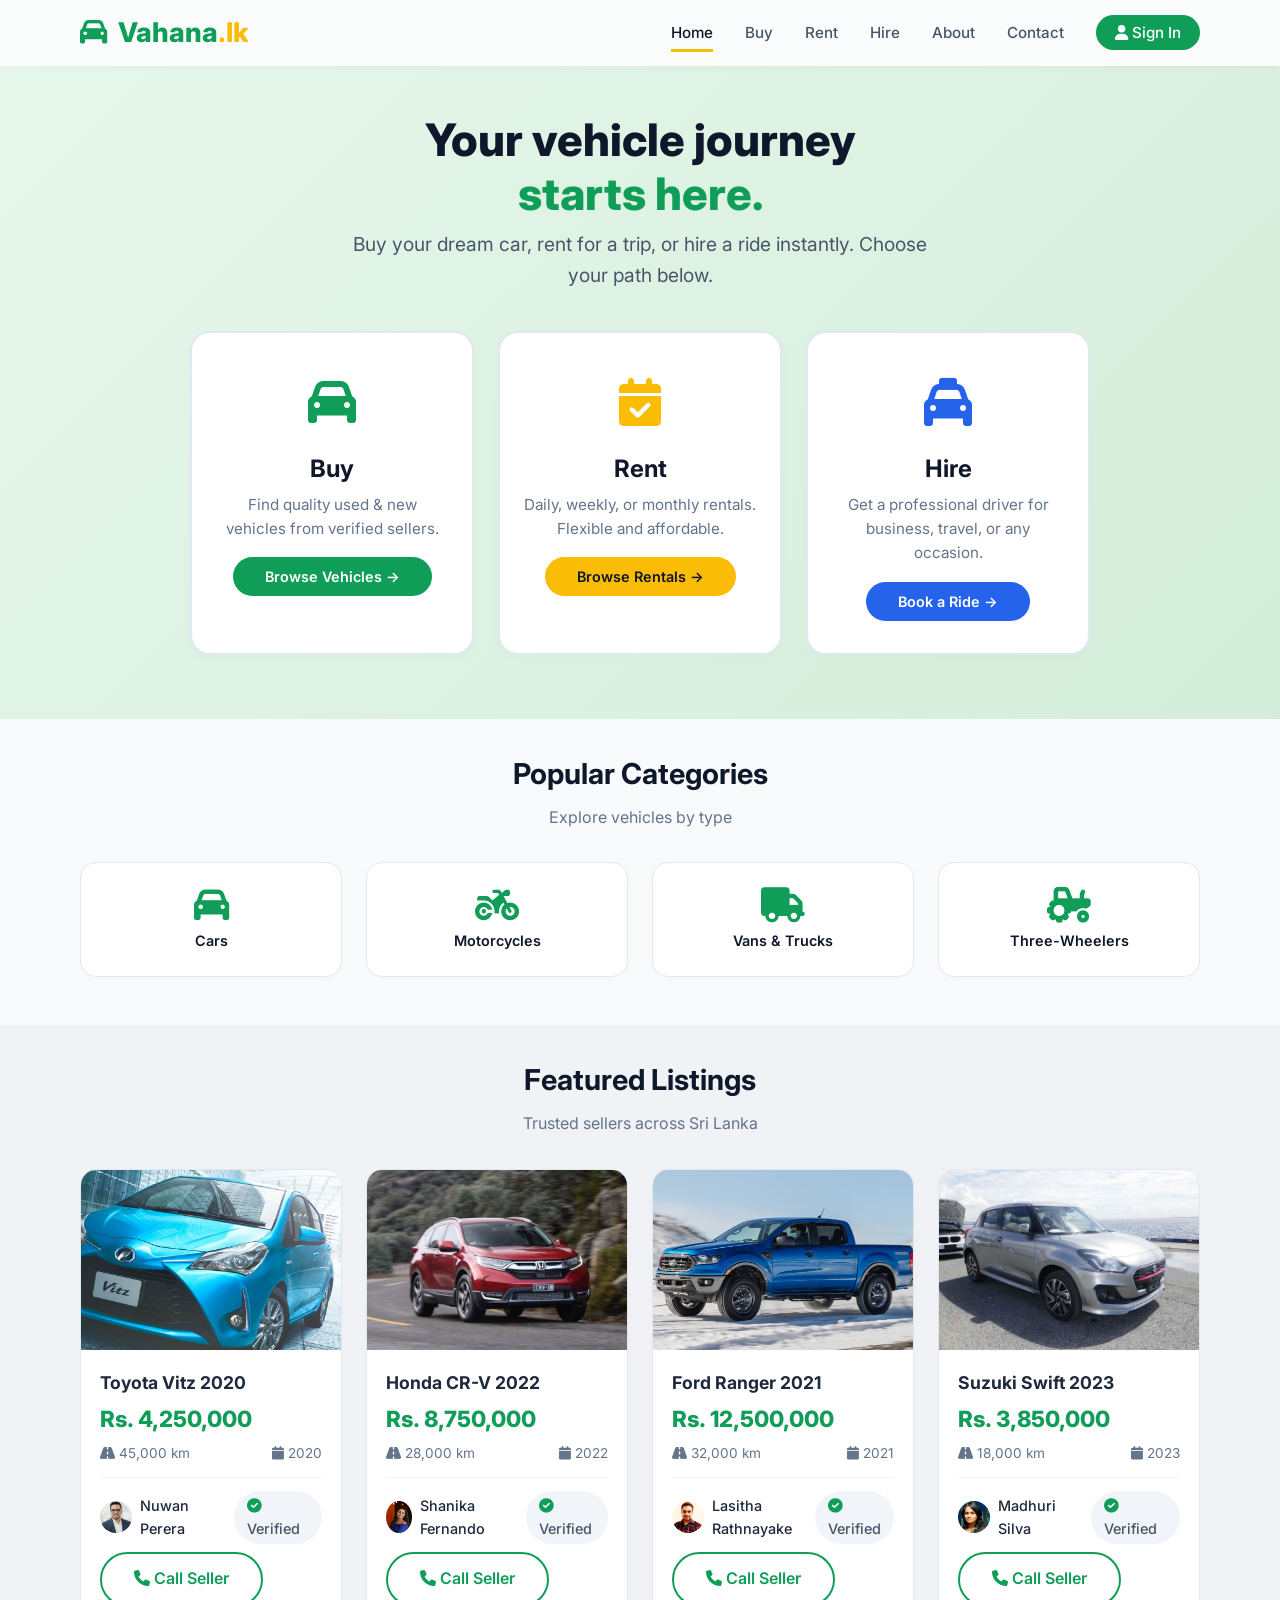
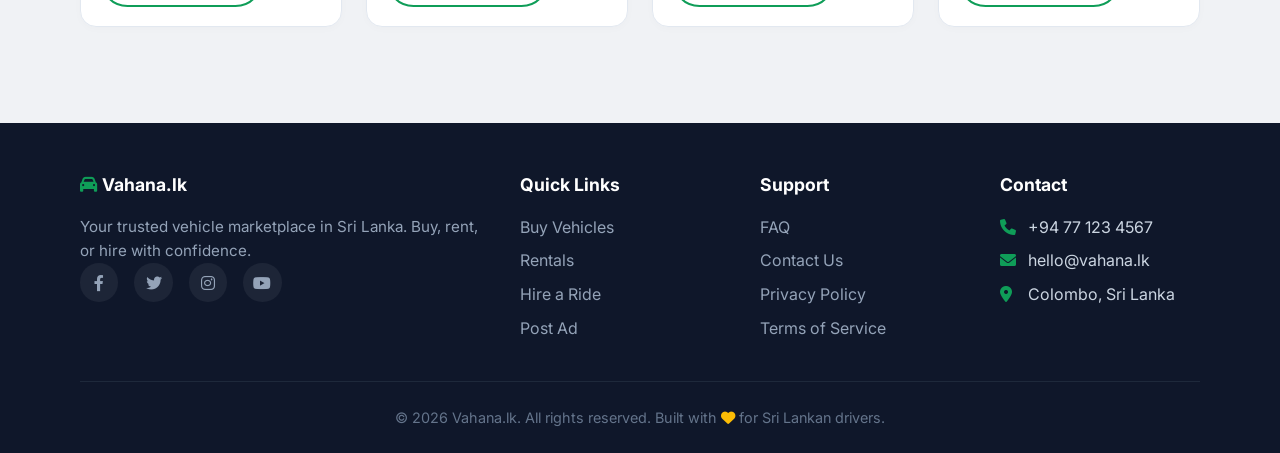
<file: index.html>
<!DOCTYPE html>
<html lang="en">
<head>
    <meta charset="UTF-8" />
    <meta name="viewport" content="width=device-width, initial-scale=1.0, maximum-scale=1.0, user-scalable=yes" />
    <title>Vahana.lk — Buy, Rent & Hire Vehicles in Sri Lanka</title>
    <link rel="preconnect" href="https://fonts.googleapis.com" />
    <link rel="preconnect" href="https://fonts.gstatic.com" crossorigin />
    <link href="https://fonts.googleapis.com/css2?family=Inter:opsz,wght@14..32,300;14..32,400;14..32,600;14..32,700;14..32,800&display=swap" rel="stylesheet" />
    <link rel="stylesheet" href="https://cdnjs.cloudflare.com/ajax/libs/font-awesome/6.0.0-beta3/css/all.min.css" />
    <link rel="stylesheet" href="css/style.css" />
</head>
<body>

<header class="site-header" id="siteHeader">
  <div class="container header-container">
    <!-- Logo (left) -->
    <div class="logo">
      <a href="index.html"><i class="fas fa-car"></i> Vahana<span>.lk</span></a>
    </div>

    <!-- Toggle button (right) – placed before nav for proper flex order -->
    <button class="nav-toggle" id="navToggle">
      <i class="fas fa-bars"></i>
    </button>

    <!-- Navigation drawer (slides in from right) -->
    <nav class="main-nav" id="mainNav">
      <!-- Drawer header with close button -->
      <div class="nav-drawer-header">
        <i class="fas fa-car"></i>
        <span class="logo-sm">Vahana<span>.lk</span></span>
        <div style="flex:1;"></div>
        <button class="nav-close" id="navClose">
          <i class="fas fa-times"></i>
        </button>
      </div>
      <!-- Navigation links -->
      <ul>
        <li><a href="index.html" class="active">Home</a></li>
        <li><a href="vehicles.html">Buy</a></li>
        <li><a href="rentals.html">Rent</a></li>
        <li><a href="hire.html">Hire</a></li>
        <li><a href="about.html">About</a></li>
        <li><a href="contact.html">Contact</a></li>
        <li><a href="#" class="nav-cta"><i class="fas fa-user"></i> Sign In</a></li>
      </ul>
    </nav>

    <!-- Overlay (hidden by default) -->
    <div class="nav-overlay" id="navOverlay"></div>
  </div>
</header>

    <section class="hero" style="padding: 3rem 0 4rem;">
        <div class="container hero-content">
            <h1 style="font-size: 2.8rem; font-weight: 800; color: #0f172a; margin-bottom: 0.5rem;">
                Your vehicle journey <br /><span style="color: #0f9d58;">starts here.</span>
            </h1>
            <p style="font-size: 1.2rem; color: #475569; max-width: 600px; margin: 0 auto 2.5rem;">
                Buy your dream car, rent for a trip, or hire a ride instantly.
                Choose your path below.
            </p>
            <div style="display: grid; grid-template-columns: repeat(3, 1fr); gap: 1.5rem; max-width: 900px; margin: 0 auto;">
                <a href="vehicles.html" style="background: #fff; padding: 2rem 1.5rem; border-radius: 20px; text-align: center; border: 2px solid #e2e8f0; transition: 0.3s; box-shadow: 0 4px 12px rgba(0,0,0,0.02); text-decoration: none; color: inherit; display: block;">
                    <div style="font-size: 3rem; color: #0f9d58; margin-bottom: 0.5rem;"><i class="fas fa-car"></i></div>
                    <h3 style="font-size: 1.5rem; font-weight: 700; color: #0f172a;">Buy</h3>
                    <p style="color: #64748b; font-size: 0.95rem; margin: 0.3rem 0 1rem;">Find quality used &amp; new vehicles from verified sellers.</p>
                    <span style="display: inline-block; background: #0f9d58; color: #fff; padding: 0.5rem 2rem; border-radius: 50px; font-weight: 600; font-size: 0.9rem;">Browse Vehicles →</span>
                </a>
                <a href="rentals.html" style="background: #fff; padding: 2rem 1.5rem; border-radius: 20px; text-align: center; border: 2px solid #e2e8f0; transition: 0.3s; box-shadow: 0 4px 12px rgba(0,0,0,0.02); text-decoration: none; color: inherit; display: block;">
                    <div style="font-size: 3rem; color: #fbbc05; margin-bottom: 0.5rem;"><i class="fas fa-calendar-check"></i></div>
                    <h3 style="font-size: 1.5rem; font-weight: 700; color: #0f172a;">Rent</h3>
                    <p style="color: #64748b; font-size: 0.95rem; margin: 0.3rem 0 1rem;">Daily, weekly, or monthly rentals. Flexible and affordable.</p>
                    <span style="display: inline-block; background: #fbbc05; color: #0f172a; padding: 0.5rem 2rem; border-radius: 50px; font-weight: 600; font-size: 0.9rem;">Browse Rentals →</span>
                </a>
                <a href="hire.html" style="background: #fff; padding: 2rem 1.5rem; border-radius: 20px; text-align: center; border: 2px solid #e2e8f0; transition: 0.3s; box-shadow: 0 4px 12px rgba(0,0,0,0.02); text-decoration: none; color: inherit; display: block;">
                    <div style="font-size: 3rem; color: #2563eb; margin-bottom: 0.5rem;"><i class="fas fa-taxi"></i></div>
                    <h3 style="font-size: 1.5rem; font-weight: 700; color: #0f172a;">Hire</h3>
                    <p style="color: #64748b; font-size: 0.95rem; margin: 0.3rem 0 1rem;">Get a professional driver for business, travel, or any occasion.</p>
                    <span style="display: inline-block; background: #2563eb; color: #fff; padding: 0.5rem 2rem; border-radius: 50px; font-weight: 600; font-size: 0.9rem;">Book a Ride →</span>
                </a>
            </div>
        </div>
    </section>

    <section class="categories" style="padding: 2rem 0 3rem; background: #f8fafc;">
        <div class="container">
            <h2 class="section-title">Popular Categories</h2>
            <p class="section-subtitle">Explore vehicles by type</p>
            <div class="category-grid">
                <div class="category-item"><i class="fas fa-car"></i><h4>Cars</h4></div>
                <div class="category-item"><i class="fas fa-motorcycle"></i><h4>Motorcycles</h4></div>
                <div class="category-item"><i class="fas fa-truck"></i><h4>Vans &amp; Trucks</h4></div>
                <div class="category-item"><i class="fas fa-tractor"></i><h4>Three-Wheelers</h4></div>
            </div>
        </div>
    </section>

    <section class="featured" style="padding: 2rem 0 4rem;">
        <div class="container">
            <h2 class="section-title">Featured Listings</h2>
            <p class="section-subtitle">Trusted sellers across Sri Lanka</p>
            <div class="listing-grid">
                <div class="listing-card">
                    <img src="img/toyotavista.jpg" alt="Toyota Vitz" />
                    <div class="listing-body">
                        <h3>Toyota Vitz 2020</h3>
                        <div class="price">Rs. 4,250,000</div>
                        <div class="meta"><span><i class="fas fa-road"></i> 45,000 km</span><span><i class="fas fa-calendar"></i> 2020</span></div>
                        <div class="seller">
                            <img src="img/nuwan.jpg" alt="seller" />
                            <span>Nuwan Perera</span>
                            <span class="badge"><i class="fas fa-check-circle" style="color:#0f9d58;"></i> Verified</span>
                        </div>
                        <a href="#" class="btn btn-outline-green" style="margin-top:0.5rem;"><i class="fas fa-phone"></i> Call Seller</a>
                    </div>
                </div>
                <div class="listing-card">
                    <img src="img/hondacrv2.jpg" alt="Honda CR-V" />
                    <div class="listing-body">
                        <h3>Honda CR-V 2022</h3>
                        <div class="price">Rs. 8,750,000</div>
                        <div class="meta"><span><i class="fas fa-road"></i> 28,000 km</span><span><i class="fas fa-calendar"></i> 2022</span></div>
                        <div class="seller">
                            <img src="img/shanika.jpg" alt="seller" />
                            <span>Shanika Fernando</span>
                            <span class="badge"><i class="fas fa-check-circle" style="color:#0f9d58;"></i> Verified</span>
                        </div>
                        <a href="#" class="btn btn-outline-green" style="margin-top:0.5rem;"><i class="fas fa-phone"></i> Call Seller</a>
                    </div>
                </div>
                <div class="listing-card">
                    <img src="img/fordranger.jpg" alt="Ford Ranger" />
                    <div class="listing-body">
                        <h3>Ford Ranger 2021</h3>
                        <div class="price">Rs. 12,500,000</div>
                        <div class="meta"><span><i class="fas fa-road"></i> 32,000 km</span><span><i class="fas fa-calendar"></i> 2021</span></div>
                        <div class="seller">
                            <img src="img/lasitha.jpg" alt="seller" />
                            <span>Lasitha Rathnayake</span>
                            <span class="badge"><i class="fas fa-check-circle" style="color:#0f9d58;"></i> Verified</span>
                        </div>
                        <a href="#" class="btn btn-outline-green" style="margin-top:0.5rem;"><i class="fas fa-phone"></i> Call Seller</a>
                    </div>
                </div>
                <div class="listing-card">
                    <img src="img/suzuki2.jpeg" alt="Suzuki Swift" />
                    <div class="listing-body">
                        <h3>Suzuki Swift 2023</h3>
                        <div class="price">Rs. 3,850,000</div>
                        <div class="meta"><span><i class="fas fa-road"></i> 18,000 km</span><span><i class="fas fa-calendar"></i> 2023</span></div>
                        <div class="seller">
                            <img src="img/maduri.webp" alt="seller" />
                            <span>Madhuri Silva</span>
                            <span class="badge"><i class="fas fa-check-circle" style="color:#0f9d58;"></i> Verified</span>
                        </div>
                        <a href="#" class="btn btn-outline-green" style="margin-top:0.5rem;"><i class="fas fa-phone"></i> Call Seller</a>
                    </div>
                </div>
            </div>
        </div>
    </section>

 

    <footer class="site-footer">
        <div class="container">
            <div class="footer-grid">
                <div class="footer-col">
                    <h4><i class="fas fa-car" style="color:#0f9d58;"></i> Vahana.lk</h4>
                    <p>Your trusted vehicle marketplace in Sri Lanka. Buy, rent, or hire with confidence.</p>
                    <div class="social-links">
                        <a href="#"><i class="fab fa-facebook-f"></i></a>
                        <a href="#"><i class="fab fa-twitter"></i></a>
                        <a href="#"><i class="fab fa-instagram"></i></a>
                        <a href="#"><i class="fab fa-youtube"></i></a>
                    </div>
                </div>
                <div class="footer-col">
                    <h4>Quick Links</h4>
                    <ul>
                        <li><a href="vehicles.html">Buy Vehicles</a></li>
                        <li><a href="rentals.html">Rentals</a></li>
                        <li><a href="hire.html">Hire a Ride</a></li>
                        <li><a href="#">Post Ad</a></li>
                    </ul>
                </div>
                <div class="footer-col">
                    <h4>Support</h4>
                    <ul>
                        <li><a href="#">FAQ</a></li>
                        <li><a href="contact.html">Contact Us</a></li>
                        <li><a href="#">Privacy Policy</a></li>
                        <li><a href="#">Terms of Service</a></li>
                    </ul>
                </div>
                <div class="footer-col">
                    <h4>Contact</h4>
                    <ul>
                        <li><i class="fas fa-phone" style="color:#0f9d58; width:1.5rem;"></i> +94 77 123 4567</li>
                        <li><i class="fas fa-envelope" style="color:#0f9d58; width:1.5rem;"></i> hello@vahana.lk</li>
                        <li><i class="fas fa-map-marker-alt" style="color:#0f9d58; width:1.5rem;"></i> Colombo, Sri Lanka</li>
                    </ul>
                </div>
            </div>
            <div class="footer-bottom">
                <p>&copy; 2026 Vahana.lk. All rights reserved. Built with <i class="fas fa-heart"></i> for Sri Lankan drivers.</p>
            </div>
        </div>
    </footer>

    <script src="js/script.js"></script>
</body>
</html>
</file>
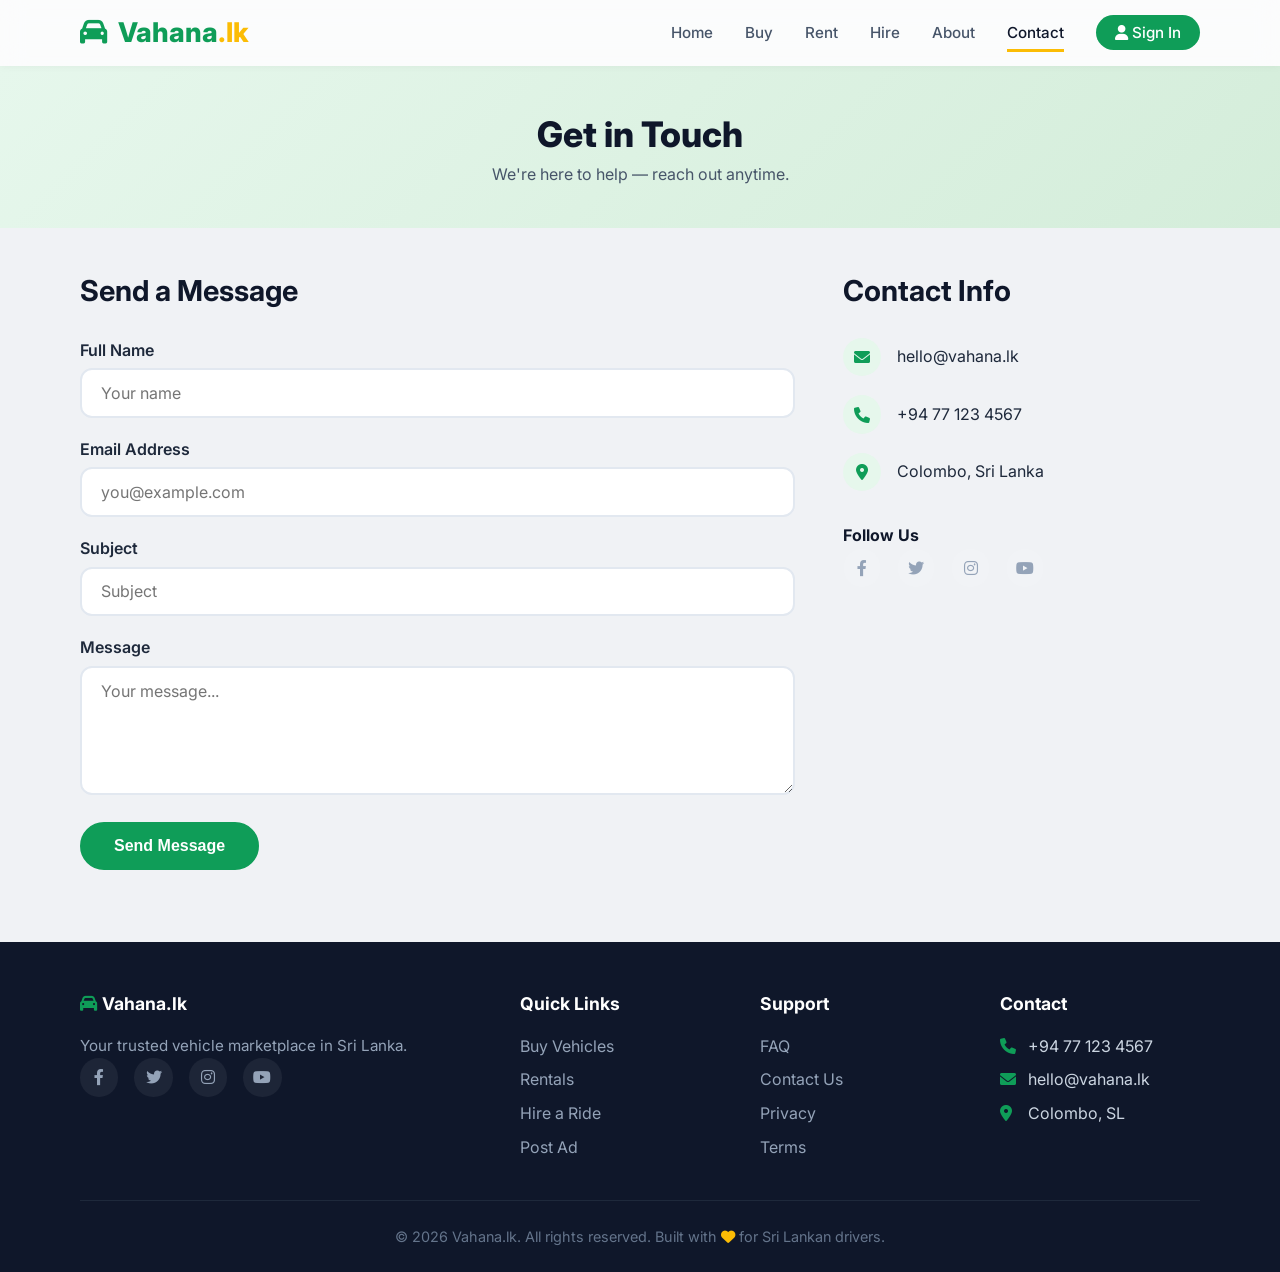
<file: contact.html>
<!DOCTYPE html>
<html lang="en">
<head>
    <meta charset="UTF-8" />
    <meta name="viewport" content="width=device-width, initial-scale=1.0, maximum-scale=1.0, user-scalable=yes" />
    <title>Contact — Vahana.lk</title>
    <link rel="preconnect" href="https://fonts.googleapis.com" />
    <link rel="preconnect" href="https://fonts.gstatic.com" crossorigin />
    <link href="https://fonts.googleapis.com/css2?family=Inter:opsz,wght@14..32,300;14..32,400;14..32,600;14..32,700;14..32,800&display=swap" rel="stylesheet" />
    <link rel="stylesheet" href="https://cdnjs.cloudflare.com/ajax/libs/font-awesome/6.0.0-beta3/css/all.min.css" />
    <link rel="stylesheet" href="css/style.css" />
</head>
<body>

    <header class="site-header" id="siteHeader">
        <div class="container header-container">
            <div class="logo"><a href="index.html"><i class="fas fa-car"></i> Vahana<span>.lk</span></a></div>
            <nav class="main-nav" id="mainNav">
                <ul>
                    <li><a href="index.html">Home</a></li>
                    <li><a href="vehicles.html">Buy</a></li>
                    <li><a href="rentals.html">Rent</a></li>
                    <li><a href="hire.html">Hire</a></li>
                    <li><a href="about.html">About</a></li>
                    <li><a href="contact.html" class="active">Contact</a></li>
                    <li><a href="#" class="nav-cta"><i class="fas fa-user"></i> Sign In</a></li>
                </ul>
            </nav>
            <button class="nav-toggle" id="navToggle"><i class="fas fa-bars"></i></button>
        </div>
    </header>

    <section class="page-hero">
        <div class="container">
            <h1>Get in Touch</h1>
            <p>We're here to help — reach out anytime.</p>
        </div>
    </section>

    <section class="contact-section">
        <div class="container">
            <div class="contact-grid">
                <div>
                    <h2 style="font-size:1.8rem; color:#0f172a; margin-bottom:1.5rem;">Send a Message</h2>
                    <form id="contactForm">
                        <div class="form-group">
                            <label for="name">Full Name</label>
                            <input type="text" id="name" placeholder="Your name" required />
                        </div>
                        <div class="form-group">
                            <label for="email">Email Address</label>
                            <input type="email" id="email" placeholder="you@example.com" required />
                        </div>
                        <div class="form-group">
                            <label for="subject">Subject</label>
                            <input type="text" id="subject" placeholder="Subject" required />
                        </div>
                        <div class="form-group">
                            <label for="message">Message</label>
                            <textarea id="message" rows="5" placeholder="Your message..." required></textarea>
                        </div>
                        <button type="submit" class="btn btn-primary">Send Message</button>
                        <div id="formFeedback" class="form-feedback"></div>
                    </form>
                </div>
                <div class="contact-info">
                    <h2>Contact Info</h2>
                    <div class="contact-detail">
                        <i class="fas fa-envelope"></i>
                        <span>hello@vahana.lk</span>
                    </div>
                    <div class="contact-detail">
                        <i class="fas fa-phone"></i>
                        <span>+94 77 123 4567</span>
                    </div>
                    <div class="contact-detail">
                        <i class="fas fa-map-marker-alt"></i>
                        <span>Colombo, Sri Lanka</span>
                    </div>
                    <div style="margin-top:2rem;">
                        <h4 style="color:#0f172a;">Follow Us</h4>
                        <div class="social-links" style="justify-content:flex-start;">
                            <a href="#"><i class="fab fa-facebook-f"></i></a>
                            <a href="#"><i class="fab fa-twitter"></i></a>
                            <a href="#"><i class="fab fa-instagram"></i></a>
                            <a href="#"><i class="fab fa-youtube"></i></a>
                        </div>
                    </div>
                </div>
            </div>
        </div>
    </section>

    <footer class="site-footer">
        <div class="container">
            <div class="footer-grid">
                <div class="footer-col"><h4><i class="fas fa-car" style="color:#0f9d58;"></i> Vahana.lk</h4><p>Your trusted vehicle marketplace in Sri Lanka.</p><div class="social-links"><a href="#"><i class="fab fa-facebook-f"></i></a><a href="#"><i class="fab fa-twitter"></i></a><a href="#"><i class="fab fa-instagram"></i></a><a href="#"><i class="fab fa-youtube"></i></a></div></div>
                <div class="footer-col"><h4>Quick Links</h4><ul><li><a href="vehicles.html">Buy Vehicles</a></li><li><a href="rentals.html">Rentals</a></li><li><a href="hire.html">Hire a Ride</a></li><li><a href="#">Post Ad</a></li></ul></div>
                <div class="footer-col"><h4>Support</h4><ul><li><a href="#">FAQ</a></li><li><a href="contact.html">Contact Us</a></li><li><a href="#">Privacy</a></li><li><a href="#">Terms</a></li></ul></div>
                <div class="footer-col"><h4>Contact</h4><ul><li><i class="fas fa-phone" style="color:#0f9d58;width:1.5rem;"></i> +94 77 123 4567</li><li><i class="fas fa-envelope" style="color:#0f9d58;width:1.5rem;"></i> hello@vahana.lk</li><li><i class="fas fa-map-marker-alt" style="color:#0f9d58;width:1.5rem;"></i> Colombo, SL</li></ul></div>
            </div>
            <div class="footer-bottom"><p>&copy; 2026 Vahana.lk. All rights reserved. Built with <i class="fas fa-heart"></i> for Sri Lankan drivers.</p></div>
        </div>
    </footer>

    <script src="js/script.js"></script>
</body>
</html>
</file>
<file: css/style.css>
*{margin:0;padding:0;box-sizing:border-box}
body{font-family:'Inter',sans-serif;background:#f0f2f5;color:#1e293b;line-height:1.6}
a{text-decoration:none;color:inherit}
ul{list-style:none}
img{max-width:100%;display:block}
.container{width:90%;max-width:1200px;margin:0 auto;padding:0 1rem}
:root{--green:#0f9d58;--gold:#fbbc05;--blue:#2563eb;--dark:#0f172a;--gray:#475569;--light-gray:#94a3b8;--border:#e2e8f0;--bg-light:#f8fafc;--shadow:0 2px 8px rgba(0,0,0,.02)}
.btn{display:inline-block;padding:.8rem 2rem;border-radius:50px;font-weight:600;font-size:1rem;transition:.3s;cursor:pointer;border:2px solid transparent;text-align:center}
.btn-primary{background:var(--green);color:#fff;border-color:var(--green)}
.btn-primary:hover{background:#0b7e46;border-color:#0b7e46;transform:translateY(-2px);box-shadow:0 8px 20px rgba(15,157,88,.3)}
.btn-secondary{background:transparent;color:#1e293b;border-color:var(--light-gray)}
.btn-secondary:hover{background:#f1f5f9;border-color:#64748b}
.btn-accent{background:var(--gold);color:#1e293b;border-color:var(--gold)}
.btn-accent:hover{background:#e5a800;border-color:#e5a800;transform:translateY(-2px)}
.btn-outline-green{background:transparent;color:var(--green);border:2px solid var(--green)}
.btn-outline-green:hover{background:var(--green);color:#fff}
.site-header{background:rgba(255,255,255,.72);backdrop-filter:blur(12px);-webkit-backdrop-filter:blur(12px);box-shadow:0 1px 8px rgba(0,0,0,.04);padding:.7rem 0;position:sticky;top:0;z-index:100;transition:background .35s,box-shadow .35s}
.site-header.scrolled{background:rgba(255,255,255,.92);backdrop-filter:blur(16px);-webkit-backdrop-filter:blur(16px);box-shadow:0 4px 24px rgba(0,0,0,.08)}
.header-container{display:flex;justify-content:space-between;align-items:center;flex-wrap:wrap}
.logo a{font-size:1.7rem;font-weight:800;color:var(--green)}
.logo a span{color:var(--gold)}
.logo i{color:var(--green);margin-right:.3rem}
.main-nav ul{display:flex;gap:2rem;align-items:center}
.main-nav a{font-weight:500;padding:.4rem 0;border-bottom:3px solid transparent;transition:.2s;font-size:.95rem;color:var(--gray)}
.main-nav a:hover,.main-nav a.active{border-bottom-color:var(--gold);color:var(--dark)}
.nav-cta{background:var(--green);color:#fff!important;padding:.5rem 1.2rem!important;border-radius:50px;border-bottom:none!important;font-weight:600}
.nav-cta:hover{background:#0b7e46;border-bottom:none!important}
.nav-toggle{display:none;background:0 0;border:none;font-size:1.6rem;color:var(--dark);cursor:pointer}
.hero{background:linear-gradient(135deg,#e6f7ec,#d4edda);padding:3.5rem 0 4rem;text-align:center}
.hero-content h1{font-size:2.8rem;font-weight:800;color:var(--dark);line-height:1.2;margin-bottom:.5rem}
.hero-content h1 span{color:var(--green)}
.hero-content p{font-size:1.1rem;color:var(--gray);margin-bottom:2rem}
.search-box{background:#fff;padding:.5rem;border-radius:60px;display:flex;flex-wrap:wrap;gap:.5rem;max-width:700px;margin:0 auto 2rem;box-shadow:0 8px 24px rgba(0,0,0,.06)}
.search-box input{flex:1;border:none;padding:.8rem 1.5rem;font-size:1rem;outline:0;min-width:200px}
.search-box select{border:none;padding:.8rem 1rem;background:var(--bg-light);border-radius:30px;outline:0;font-weight:500;color:#334155}
.search-box button{background:var(--green);color:#fff;border:none;padding:.8rem 2.5rem;border-radius:50px;font-weight:600;cursor:pointer;transition:.3s}
.search-box button:hover{background:#0b7e46}

/* ===== HERO ACTION CARDS – EQUAL HEIGHT & ALIGNED BUTTONS ===== */
.hero .container > div:last-child{display:grid;grid-template-columns:repeat(3,1fr);gap:1.5rem;align-items:stretch}
.hero .container > div:last-child > a{display:flex;flex-direction:column;justify-content:space-between;height:100%;background:#fff;padding:2rem 1.5rem;border-radius:20px;border:2px solid var(--border);text-decoration:none;color:inherit;transition:.3s;box-shadow:0 4px 12px rgba(0,0,0,.02)}
.hero .container > div:last-child > a:hover{transform:translateY(-4px);box-shadow:0 8px 24px rgba(0,0,0,.08);border-color:var(--green)}
.hero .container > div:last-child > a > span:last-child{margin-top:auto;display:inline-block;align-self:center}

.category-item,.listing-card,.vehicle-card,.rental-card,.team-card,.ride-option{transition:transform .3s cubic-bezier(.2,.9,.4,1),background-color .3s,box-shadow .3s,border-color .3s;will-change:transform,background-color;transform:translateY(0)}
.category-item:hover,.listing-card:hover,.team-card:hover,.ride-option:hover{transform:scale(1.03) translateY(-5px);background-color:#f0fdf4!important;box-shadow:0 10px 28px rgba(0,0,0,.08);border-color:var(--green)}
.vehicle-card:hover,.rental-card:hover{transform:scale(1.04) translateY(-8px);background-color:#f0fdf4!important;box-shadow:0 16px 40px rgba(0,0,0,.12)!important;border-color:var(--green)!important}
.categories{padding:2.5rem 0 3rem}
.section-title{font-size:1.8rem;font-weight:700;text-align:center;color:var(--dark);margin-bottom:.5rem}
.section-subtitle{text-align:center;color:#64748b;font-size:1rem;margin-bottom:2rem}
.category-grid{display:grid;grid-template-columns:repeat(auto-fit,minmax(120px,1fr));gap:1.5rem}
.category-item{background:#fff;border-radius:16px;padding:1.5rem .5rem;text-align:center;border:1px solid var(--border);box-shadow:var(--shadow)}
.category-item i{font-size:2.2rem;color:var(--green);margin-bottom:.4rem}
.category-item h4{font-size:.9rem;font-weight:600;color:var(--dark)}
.featured{padding:2rem 0 4rem;background:#f0f2f5}
.listing-grid{display:grid;grid-template-columns:repeat(auto-fill,minmax(260px,1fr));gap:1.5rem}
.listing-card{background:#fff;border-radius:16px;overflow:hidden;border:1px solid var(--border);box-shadow:var(--shadow)}
.listing-card img{height:180px;width:100%;object-fit:cover}
.listing-body{padding:1.2rem}
.listing-body h3{font-weight:700;font-size:1.1rem;margin-bottom:.2rem}
.listing-body .price{font-size:1.4rem;font-weight:800;color:var(--green)}
.listing-body .meta{display:flex;justify-content:space-between;color:#64748b;font-size:.85rem;margin:.4rem 0}
.listing-body .seller{display:flex;align-items:center;gap:.5rem;margin-top:.8rem;padding-top:.8rem;border-top:1px solid #f1f5f9}
.listing-body .seller img{width:32px;height:32px;border-radius:50%;object-fit:cover}
.listing-body .seller span{font-weight:500;font-size:.9rem}
.listing-body .badge{background:#f1f5f9;padding:.2rem .8rem;border-radius:50px;font-size:.7rem;font-weight:600;color:var(--gray)}
.page-hero{background:linear-gradient(135deg,#e6f7ec,#d4edda);padding:2.5rem 0;text-align:center}
.page-hero h1{font-size:2.2rem;font-weight:800;color:var(--dark)}
.page-hero p{font-size:1rem;color:var(--gray)}
.vehicles-section,.rentals-section{padding:2.5rem 0}
.filter-bar{display:flex;gap:1rem;flex-wrap:wrap;margin-bottom:2rem;background:#fff;padding:1rem;border-radius:16px;border:1px solid var(--border)}
.filter-bar select,.filter-bar input{padding:.5rem 1rem;border:1px solid var(--border);border-radius:30px;background:var(--bg-light);outline:0}
.vehicle-grid,.rental-grid{display:grid;grid-template-columns:repeat(auto-fill,minmax(280px,1fr));gap:1.5rem}
.vehicle-card,.rental-card{background:#fff;border-radius:16px;overflow:hidden;border:1px solid var(--border);box-shadow:var(--shadow)}
.vehicle-card img,.rental-card img{height:180px;width:100%;object-fit:cover}
.vehicle-body,.rental-body{padding:1.2rem}
.vehicle-body h3,.rental-body h3{font-weight:700}
.vehicle-body .price,.rental-body .price{font-size:1.5rem;font-weight:800;color:var(--green);margin:.2rem 0}
.vehicle-body .price small,.rental-body .price small{font-size:.8rem;font-weight:400;color:#64748b}
.vehicle-body .specs,.rental-body .features{display:flex;gap:1rem;color:#64748b;font-size:.85rem;margin:.5rem 0;flex-wrap:wrap}
.vehicle-body .specs i,.rental-body .features i{color:var(--green);width:1.2rem}
.seller-info{display:flex;justify-content:space-between;align-items:center;margin-top:.8rem;padding-top:.8rem;border-top:1px solid #f1f5f9}
.seller-info .seller-detail{display:flex;align-items:center;gap:.5rem}
.seller-info .seller-detail img{width:28px;height:28px;border-radius:50%;object-fit:cover}
.seller-info .seller-detail span{font-size:.85rem;font-weight:500}
.seller-info .location{font-size:.8rem;color:#64748b}
.vehicle-body .btn,.rental-body .btn{width:100%;margin-top:.8rem}
.hire-section{padding:2.5rem 0}
.ride-booking-card{background:#fff;border-radius:24px;padding:2rem;max-width:700px;margin:0 auto 3rem;box-shadow:0 8px 30px rgba(0,0,0,.08);border:1px solid var(--border)}
.ride-booking-card h2{font-size:1.5rem;margin-bottom:1.5rem;display:flex;align-items:center;gap:.5rem;color:var(--dark)}
.ride-input-group{display:flex;flex-direction:column;gap:.8rem;margin-bottom:1.5rem}
.ride-input-group input{padding:.9rem 1.2rem;border:2px solid var(--border);border-radius:14px;font-size:1rem;outline:0;transition:.3s;background:var(--bg-light)}
.ride-options{display:grid;grid-template-columns:repeat(3,1fr);gap:1rem;margin:1.5rem 0}
.ride-option{background:var(--bg-light);padding:1rem .5rem;border-radius:16px;text-align:center;border:2px solid transparent;cursor:pointer}
.ride-option.selected{border-color:var(--green);background:#e6f7ec}
.ride-option i{font-size:2rem;color:var(--dark)}
.ride-option h4{font-size:.9rem;margin:.3rem 0 0}
.ride-option .fare{font-weight:700;color:var(--green)}
.driver-mock{background:#f1f5f9;padding:1rem;border-radius:16px;display:none;align-items:center;gap:1rem;margin-top:1.5rem}
.driver-mock.active{display:flex}
.driver-mock img{width:60px;height:60px;border-radius:50%;object-fit:cover}
.driver-mock .info h4{font-weight:700}
.driver-mock .info p{font-size:.85rem;color:var(--green);font-weight:600}
.about-section{padding:2.5rem 0}
.about-grid{display:grid;grid-template-columns:1fr 1fr;gap:3rem;align-items:center;margin-bottom:2rem}
.about-text h2{font-size:2rem;color:var(--dark);margin-bottom:1rem}
.about-text p{color:#334155;margin-bottom:1rem}
.about-image img{border-radius:20px;box-shadow:0 12px 30px rgba(0,0,0,.08);height:300px;object-fit:cover;width:100%}
.stats-row{display:grid;grid-template-columns:repeat(3,1fr);gap:2rem;background:#fff;padding:2rem;border-radius:20px;border:1px solid var(--border)}
.stat-item{text-align:center}
.stat-item h3{font-size:2rem;font-weight:800;color:var(--green)}
.team-grid{display:grid;grid-template-columns:repeat(3,1fr);gap:2rem;margin-top:2rem}
.team-card{background:#fff;padding:1.5rem;border-radius:20px;text-align:center;border:1px solid var(--border)}
.team-card img{width:100px;height:100px;border-radius:50%;object-fit:cover;margin:0 auto 1rem}
.team-card h4{font-weight:700;color:var(--dark)}
.contact-section{padding:2.5rem 0}
.contact-grid{display:grid;grid-template-columns:2fr 1fr;gap:3rem}
.form-group{margin-bottom:1.2rem}
.form-group label{display:block;font-weight:600;margin-bottom:.3rem}
.form-group input,.form-group textarea{width:100%;padding:.8rem 1.2rem;border:2px solid var(--border);border-radius:12px;font-family:inherit;font-size:1rem;background:#fff;transition:.3s}
.form-feedback{margin-top:1rem;padding:.6rem 1rem;border-radius:10px;display:none;font-weight:500}
.form-feedback.success{display:block;background:#d1fae5;color:#065f46}
.form-feedback.error{display:block;background:#fee2e2;color:#991b1b}
.contact-info h2{font-size:1.8rem;color:var(--dark);margin-bottom:1.5rem}
.contact-detail{display:flex;align-items:center;gap:1rem;margin-bottom:1.2rem}
.contact-detail i{width:2.4rem;height:2.4rem;background:#e6f7ec;border-radius:50%;display:flex;align-items:center;justify-content:center;color:var(--green)}
.site-footer{background:var(--dark);color:#cbd5e1;padding:3rem 0 1.5rem;margin-top:2rem}
.footer-grid{display:grid;grid-template-columns:2fr 1fr 1fr 1fr;gap:2.5rem;padding-bottom:2rem;border-bottom:1px solid #1e293b;margin-bottom:1.5rem}
.footer-col h4{color:#fff;font-size:1.1rem;margin-bottom:1rem}
.footer-col p{font-size:.95rem;color:var(--light-gray)}
.footer-col ul li{margin-bottom:.5rem}
.footer-col ul a{color:var(--light-gray);transition:.2s}
.footer-col ul a:hover{color:var(--gold)}
.social-links{display:flex;gap:1rem}
.social-links a{display:inline-flex;align-items:center;justify-content:center;width:2.4rem;height:2.4rem;background:rgba(255,255,255,.06);border-radius:50%;transition:.3s;color:var(--light-gray)}
.social-links a:hover{background:var(--green);color:#fff}
.footer-bottom{text-align:center;font-size:.9rem;color:#64748b}
.footer-bottom i{color:var(--gold)}
.category-item,.listing-card,.vehicle-card,.rental-card,.team-card,.stat-item{opacity:0;animation:fadeSlideUp .7s cubic-bezier(.2,.9,.3,1) forwards}
.category-item:nth-child(1){animation-delay:.05s}
.category-item:nth-child(2){animation-delay:.10s}
.category-item:nth-child(3){animation-delay:.15s}
.category-item:nth-child(4){animation-delay:.20s}
.listing-card:nth-child(1){animation-delay:.08s}
.listing-card:nth-child(2){animation-delay:.14s}
.listing-card:nth-child(3){animation-delay:.20s}
.listing-card:nth-child(4){animation-delay:.26s}
.vehicle-card:nth-child(1){animation-delay:.08s}
.vehicle-card:nth-child(2){animation-delay:.14s}
.vehicle-card:nth-child(3){animation-delay:.20s}
.rental-card:nth-child(1){animation-delay:.06s}
.rental-card:nth-child(2){animation-delay:.10s}
.rental-card:nth-child(3){animation-delay:.14s}
.rental-card:nth-child(4){animation-delay:.18s}
.rental-card:nth-child(5){animation-delay:.22s}
.rental-card:nth-child(6){animation-delay:.26s}
.team-card:nth-child(1){animation-delay:.08s}
.team-card:nth-child(2){animation-delay:.14s}
.team-card:nth-child(3){animation-delay:.20s}
.stat-item:nth-child(1){animation-delay:.05s}
.stat-item:nth-child(2){animation-delay:.10s}
.stat-item:nth-child(3){animation-delay:.15s}
@keyframes fadeSlideUp{0%{opacity:0;transform:translateY(28px)}100%{opacity:1;transform:translateY(0)}}
input:focus,textarea:focus,select:focus,.search-box input:focus,.search-box select:focus{border-color:#f59e0b!important;box-shadow:0 0 0 4px rgba(245,158,11,.18)!important;outline:0}
@media(max-width:992px){.about-grid{grid-template-columns:1fr;text-align:center}.contact-grid{grid-template-columns:1fr}.footer-grid{grid-template-columns:1fr 1fr}.team-grid{grid-template-columns:1fr 1fr}}
@media(max-width:768px){.site-header{background:rgba(255,255,255,.88)}.site-header.scrolled{background:rgba(255,255,255,.96)}.nav-toggle{display:block}.main-nav{width:100%;max-height:0;overflow:hidden;transition:max-height .4s}.main-nav.open{max-height:500px}.main-nav ul{flex-direction:column;gap:0;padding:1rem 0}.main-nav ul li a{display:block;padding:.7rem 0;border-bottom:1px solid var(--border)}.main-nav ul li a.nav-cta{background:transparent;color:var(--green)!important;padding:.7rem 0!important;border-radius:0}.hero-content h1{font-size:2rem}.search-box{border-radius:16px;flex-direction:column;background:transparent;box-shadow:none;gap:.8rem}.search-box input,.search-box select{background:#fff;border-radius:50px}.ride-options{grid-template-columns:1fr 1fr}.category-grid{grid-template-columns:repeat(2,1fr)}.stats-row{grid-template-columns:1fr}.team-grid{grid-template-columns:1fr}.footer-grid{grid-template-columns:1fr;text-align:center}.social-links{justify-content:center}}
@media(max-width:480px){.hero-content h1{font-size:1.5rem}.filter-bar{flex-direction:column;align-items:stretch}.filter-bar input,.filter-bar select,.filter-bar button{width:100%!important}.ride-options{grid-template-columns:1fr}.listing-grid,.vehicle-grid,.rental-grid{grid-template-columns:1fr}.hero .container>div:last-child{grid-template-columns:1fr!important}.modal-overlay{padding:.7rem}.modal-card{border-radius:18px}.modal-card .modal-header{padding:1.3rem 1.2rem .8rem}.modal-body{padding:1.1rem 1.2rem 1.5rem}.emi-amount{font-size:1.9rem!important}.emi-breakdown-item .value{font-size:.92rem}.btn-calc,.vehicle-body>a.btn{font-size:.8rem;padding:.65rem .8rem}}

/* ===== NEW: Category heading & filter visibility for Rent page ===== */
.category-heading {
    text-align: left;
    margin-top: 2.5rem;
    margin-bottom: 1rem;
    font-size: 1.6rem;
    border-left: 5px solid var(--green);
    padding-left: 1rem;
}
.category-heading:first-of-type {
    margin-top: 0;
}
.rental-grid[data-category] {
    display: grid;
    grid-template-columns: repeat(auto-fill, minmax(280px, 1fr));
    gap: 1.5rem;
}
.rental-grid.hidden-grid {
    display: none;
}
.rental-grid.hidden-grid + .category-heading {
    display: none;
}
/* ===== EMI Calculator ===== */
.btn-calc{background:var(--bg-light);color:var(--dark);border:2px solid var(--border);display:inline-flex;align-items:center;justify-content:center;gap:.4rem;width:100%;margin-top:.6rem}
.btn-calc:hover{background:#eef2ff;border-color:var(--blue);color:var(--blue)}

.modal-overlay{position:fixed;inset:0;background:rgba(15,23,42,.55);backdrop-filter:blur(4px);display:none;align-items:center;justify-content:center;z-index:1000;padding:1.5rem;opacity:0;transition:opacity .25s ease}
.modal-overlay.active{display:flex;opacity:1}
.modal-card{background:#fff;border-radius:24px;max-width:560px;width:100%;max-height:90vh;overflow-y:auto;box-shadow:0 24px 60px rgba(0,0,0,.25);transform:translateY(18px) scale(.98);transition:transform .3s cubic-bezier(.2,.9,.3,1);position:relative}
.modal-overlay.active .modal-card{transform:translateY(0) scale(1)}
.modal-close{position:absolute;top:1rem;right:1rem;width:2.2rem;height:2.2rem;border-radius:50%;background:var(--bg-light);border:none;display:flex;align-items:center;justify-content:center;cursor:pointer;color:var(--gray);font-size:1rem;transition:.2s}
.modal-close:hover{background:#fee2e2;color:#991b1b}
.modal-card .modal-header{padding:1.8rem 2rem 1rem;border-bottom:1px solid var(--border)}
.modal-card .modal-header h3{font-size:1.3rem;color:var(--dark);display:flex;align-items:center;gap:.6rem}
.modal-card .modal-header p{font-size:.85rem;color:#64748b;margin-top:.2rem}
.modal-body{padding:1.5rem 2rem 2rem}

.emi-field{margin-bottom:1.3rem}
.emi-field-label{display:flex;justify-content:space-between;align-items:baseline;margin-bottom:.5rem}
.emi-field-label span:first-child{font-weight:600;font-size:.9rem;color:var(--dark)}
.emi-field-value{font-weight:700;color:var(--green);font-size:.95rem;font-family:inherit}
.emi-field input[type="range"]{width:100%;height:6px;border-radius:50px;background:var(--border);outline:0;-webkit-appearance:none;cursor:pointer}
.emi-field input[type="range"]::-webkit-slider-thumb{-webkit-appearance:none;width:22px;height:22px;border-radius:50%;background:var(--green);box-shadow:0 2px 8px rgba(15,157,88,.4);cursor:pointer;border:3px solid #fff;transition:.15s}
.emi-field input[type="range"]::-moz-range-thumb{width:22px;height:22px;border-radius:50%;background:var(--green);border:3px solid #fff;cursor:pointer;box-shadow:0 2px 8px rgba(15,157,88,.4)}
.emi-result{background:linear-gradient(135deg,#e6f7ec,#d4edda);border-radius:18px;padding:1.6rem;text-align:center;margin:1.5rem 0}
.emi-result .emi-amount{font-size:2.4rem;font-weight:800;color:var(--dark);line-height:1.1}
.emi-result .emi-amount small{font-size:1rem;font-weight:600;color:#475569}
.emi-result .emi-sub{font-size:.85rem;color:#475569;margin-top:.3rem;font-weight:500}
.emi-breakdown{display:grid;grid-template-columns:repeat(3,1fr);gap:.8rem;margin-top:1.5rem}
.emi-breakdown-item{background:var(--bg-light);border-radius:14px;padding:.9rem .5rem;text-align:center;border:1px solid var(--border)}
.emi-breakdown-item .label{font-size:.72rem;color:#64748b;font-weight:600;text-transform:uppercase;letter-spacing:.03em}
.emi-breakdown-item .value{font-size:1.05rem;font-weight:800;color:var(--dark);margin-top:.2rem}
.emi-affordability{margin-top:1.2rem;padding:.9rem 1.1rem;border-radius:14px;font-size:.85rem;font-weight:600;display:flex;align-items:center;gap:.6rem}
.emi-affordability.ok{background:#d1fae5;color:#065f46}
.emi-vs-rent{margin-top:1rem;padding:1rem 1.2rem;background:#eff6ff;border-radius:14px;border:1px solid #bfdbfe;font-size:.85rem;color:#1e3a8a}
.emi-vs-rent strong{color:#1d4ed8}
@media(max-width:768px){.emi-breakdown{grid-template-columns:1fr}}
/* ----- Mobile Navigation (Right Drawer) ----- */
@media (max-width: 768px) {
  /* Toggle button – always on the right */
  .nav-toggle {
    display: block;
    order: 2; /* pushes it to the right if parent uses flex */
    margin-left: auto;
  }

  /* Overlay – full screen backdrop */
  .nav-overlay {
    position: fixed;
    inset: 0;
    background: rgba(15, 23, 42, 0.45);
    backdrop-filter: blur(4px);
    -webkit-backdrop-filter: blur(4px);
    z-index: 104;
    opacity: 0;
    visibility: hidden;
    transition: opacity 0.3s ease, visibility 0.3s ease;
  }
  .nav-overlay.open {
    opacity: 1;
    visibility: visible;
  }

  /* Drawer – slides from right */
  .main-nav {
    position: fixed;
    top: 0;
    right: 0;
    width: 280px;
    max-width: 80vw;
    height: 100vh;
    background: #ffffff;
    z-index: 105;
    padding: 1.5rem 1.5rem 2rem;
    box-shadow: -8px 0 40px rgba(0, 0, 0, 0.15);
    transform: translateX(105%);
    transition: transform 0.35s cubic-bezier(0.2, 0.9, 0.3, 1);
    overflow-y: auto;
    display: block !important;
    max-height: none !important;
  }
  .main-nav.open {
    transform: translateX(0);
  }

  /* Drawer header with close button */
  .nav-drawer-header {
    display: flex;
    align-items: center;
    gap: 0.6rem;
    padding-bottom: 1rem;
    border-bottom: 2px solid var(--border);
    margin-bottom: 0.5rem;
  }
  .nav-drawer-header .logo-sm {
    font-size: 1.4rem;
    font-weight: 800;
    color: var(--green);
  }
  .nav-drawer-header .logo-sm span {
    color: var(--gold);
  }
  .nav-close {
    background: var(--bg-light);
    border: none;
    width: 2.4rem;
    height: 2.4rem;
    border-radius: 50%;
    font-size: 1.3rem;
    color: var(--gray);
    cursor: pointer;
    transition: 0.2s;
    display: flex;
    align-items: center;
    justify-content: center;
  }
  .nav-close:hover {
    background: #fee2e2;
    color: #991b1b;
  }

  /* Navigation links – stacked vertically */
  .main-nav ul {
    flex-direction: column;
    gap: 0;
    padding: 0;
    margin-top: 0.5rem;
    width: 100%;
  }
  .main-nav ul li {
    width: 100%;
  }
  .main-nav ul li a {
    display: flex;
    align-items: center;
    padding: 0.85rem 0;
    border-bottom: 1px solid var(--border);
    font-size: 1rem;
    color: var(--dark);
    font-weight: 500;
  }
  .main-nav ul li a:hover,
  .main-nav ul li a.active {
    border-bottom-color: var(--gold);
    color: var(--green);
  }
  .main-nav ul li a.nav-cta {
    background: var(--green);
    color: #fff !important;
    padding: 0.7rem 1.5rem !important;
    border-radius: 50px;
    border-bottom: none !important;
    justify-content: center;
    margin-top: 0.5rem;
  }
  .main-nav ul li a.nav-cta:hover {
    background: #0b7e46;
  }
}

/* Hide drawer‑only elements on desktop */
@media (min-width: 769px) {
  .nav-overlay {
    display: none !important;
  }
  .nav-close {
    display: none !important;
  }
  .nav-drawer-header {
    display: none !important;
  }
  .main-nav {
    position: static !important;
    transform: none !important;
    width: auto !important;
    height: auto !important;
    background: transparent !important;
    box-shadow: none !important;
    padding: 0 !important;
    overflow: visible !important;
  }
  .main-nav ul {
    flex-direction: row !important;
    gap: 2rem !important;
  }
  .main-nav ul li a {
    padding: 0.4rem 0 !important;
    border-bottom: 3px solid transparent !important;
    font-size: 0.95rem !important;
    color: var(--gray) !important;
  }
  .main-nav ul li a:hover,
  .main-nav ul li a.active {
    border-bottom-color: var(--gold) !important;
    color: var(--dark) !important;
  }
  .main-nav ul li a.nav-cta {
    background: var(--green) !important;
    color: #fff !important;
    padding: 0.5rem 1.2rem !important;
    border-radius: 50px;
    border-bottom: none !important;
  }
}
</file>
